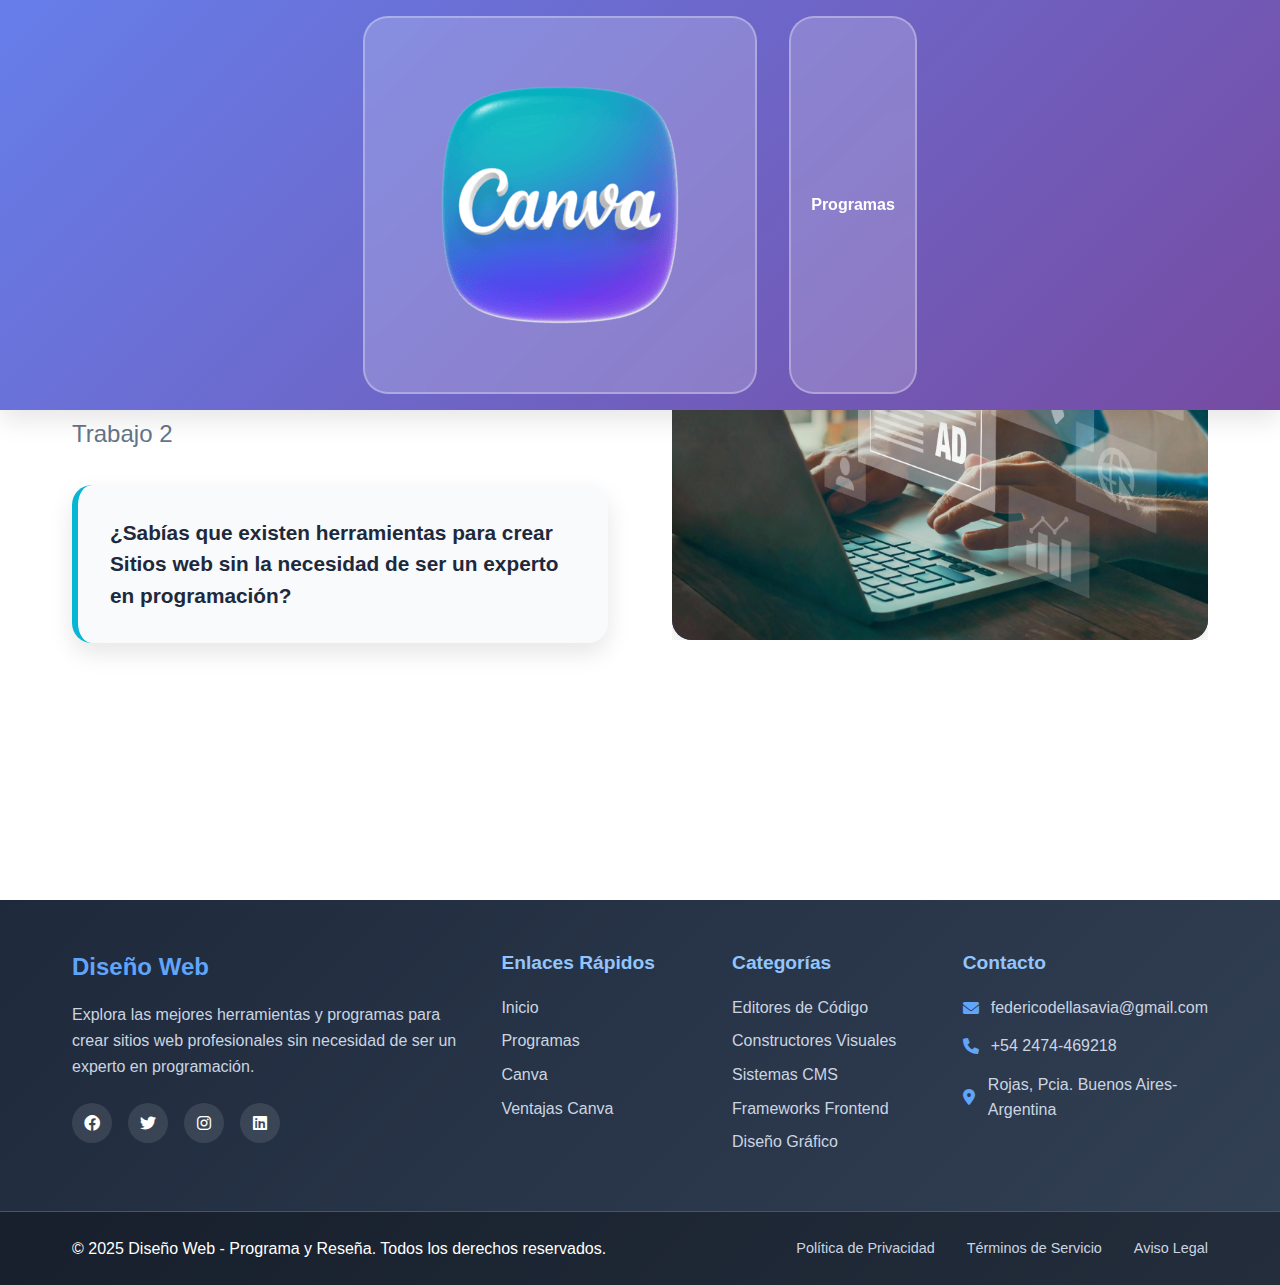
<file: index.html>
<!DOCTYPE html>
<html lang="es">
<head>
    <meta charset="UTF-8">
    <meta name="viewport" content="width=device-width, initial-scale=1.0">
    <title>Diseño Web - Inicio</title>
    <link rel="stylesheet" href="styles.css">
    <link rel="stylesheet" href="https://cdnjs.cloudflare.com/ajax/libs/font-awesome/6.0.0/css/all.min.css">
</head>
<body>
    <header class="main-header">
        <nav class="nav-container">
            <!-- CANVA AHORA A LA IZQUIERDA - BOTÓN DE 5x5 CM -->
            <a href="canva.html" class="nav-btn canva-btn-index">
                <img src="imagenes/canvaLogoIndex.png" alt="Canva" class="btn-image-index">
            </a>
            <!-- PROGRAMAS AHORA A LA DERECHA -->
            <a href="programas.html" class="nav-btn programas-btn-index">Programas</a>
        </nav>
    </header>

    <main class="main-content">
        <section class="hero-section">
            <div class="text-content">
                <h1 class="main-title">DISEÑO WEB</h1>
                <h2 class="subtitle">PROGRAMA Y RESEÑA</h2>
                <p class="work-number">Trabajo 2</p>
                <div class="question-box">
                    <p class="question">¿Sabías que existen herramientas para crear Sitios web sin la necesidad de ser un experto en programación?</p>
                </div>
            </div>
            <div class="image-content">
                <div class="image-placeholder">
                    <img src="imagenes/diseño-web-y-marketing.webp" alt="Parte del fondo">
                </div>
            </div>
        </section>
    </main>

    <!-- Footer Profesional -->
    <footer class="professional-footer">
        <div class="footer-container">
            <!-- Sección Información -->
            <div class="footer-section">
                <h3>Diseño Web</h3>
                <p>Explora las mejores herramientas y programas para crear sitios web profesionales sin necesidad de ser un experto en programación.</p>
                <div class="social-links">
                    <a href="https://www.facebook.com/?locale=es_LA" class="social-link"><i class="fab fa-facebook"></i></a>
                    <a href="https://www.facebook.com/?locale=es_LA" class="social-link"><i class="fab fa-twitter"></i></a>
                    <a href="https://www.instagram.com/" class="social-link"><i class="fab fa-instagram"></i></a>
                    <a href="https://ar.linkedin.com/" class="social-link"><i class="fab fa-linkedin"></i></a>
                </div>
            </div>

            <!-- Sección Enlaces Rápidos -->
            <div class="footer-section">
                <h4>Enlaces Rápidos</h4>
                <ul class="footer-links">
                    <li><a href="index.html">Inicio</a></li>
                    <li><a href="programas.html">Programas</a></li>
                    <li><a href="canva.html">Canva</a></li>
                    <li><a href="ventajas-canva.html">Ventajas Canva</a></li>
                </ul>
            </div>

            <!-- Sección Categorías -->
            <div class="footer-section">
                <h4>Categorías</h4>
                <ul class="footer-links">
                    <li><a href="editores-codigo.html">Editores de Código</a></li>
                    <li><a href="constructores-visuales.html">Constructores Visuales</a></li>
                    <li><a href="cms.html">Sistemas CMS</a></li>
                    <li><a href="frameworks-frontend.html">Frameworks Frontend</a></li>
                    <li><a href="diseño-grafico.html">Diseño Gráfico</a></li>
                </ul>
            </div>

            <!-- Sección Contacto -->
            <div class="footer-section">
                <h4>Contacto</h4>
                <div class="contact-info">
                    <p><i class="fas fa-envelope"></i> federicodellasavia@gmail.com</p>
                    <p><i class="fas fa-phone"></i> +54 2474-469218</p>
                    <p><i class="fas fa-map-marker-alt"></i> Rojas, Pcia. Buenos Aires-Argentina</p>
                </div>
            </div>
        </div>

        <!-- Copyright -->
        <div class="footer-bottom">
            <div class="footer-container">
                <p>&copy; 2025 Diseño Web - Programa y Reseña. Todos los derechos reservados.</p>
                <div class="footer-legal">
                    <a href="#">Política de Privacidad</a>
                    <a href="#">Términos de Servicio</a>
                    <a href="#">Aviso Legal</a>
                </div>
            </div>
        </div>
    </footer>

    <script src="script.js"></script>
</body>
</html>
</file>
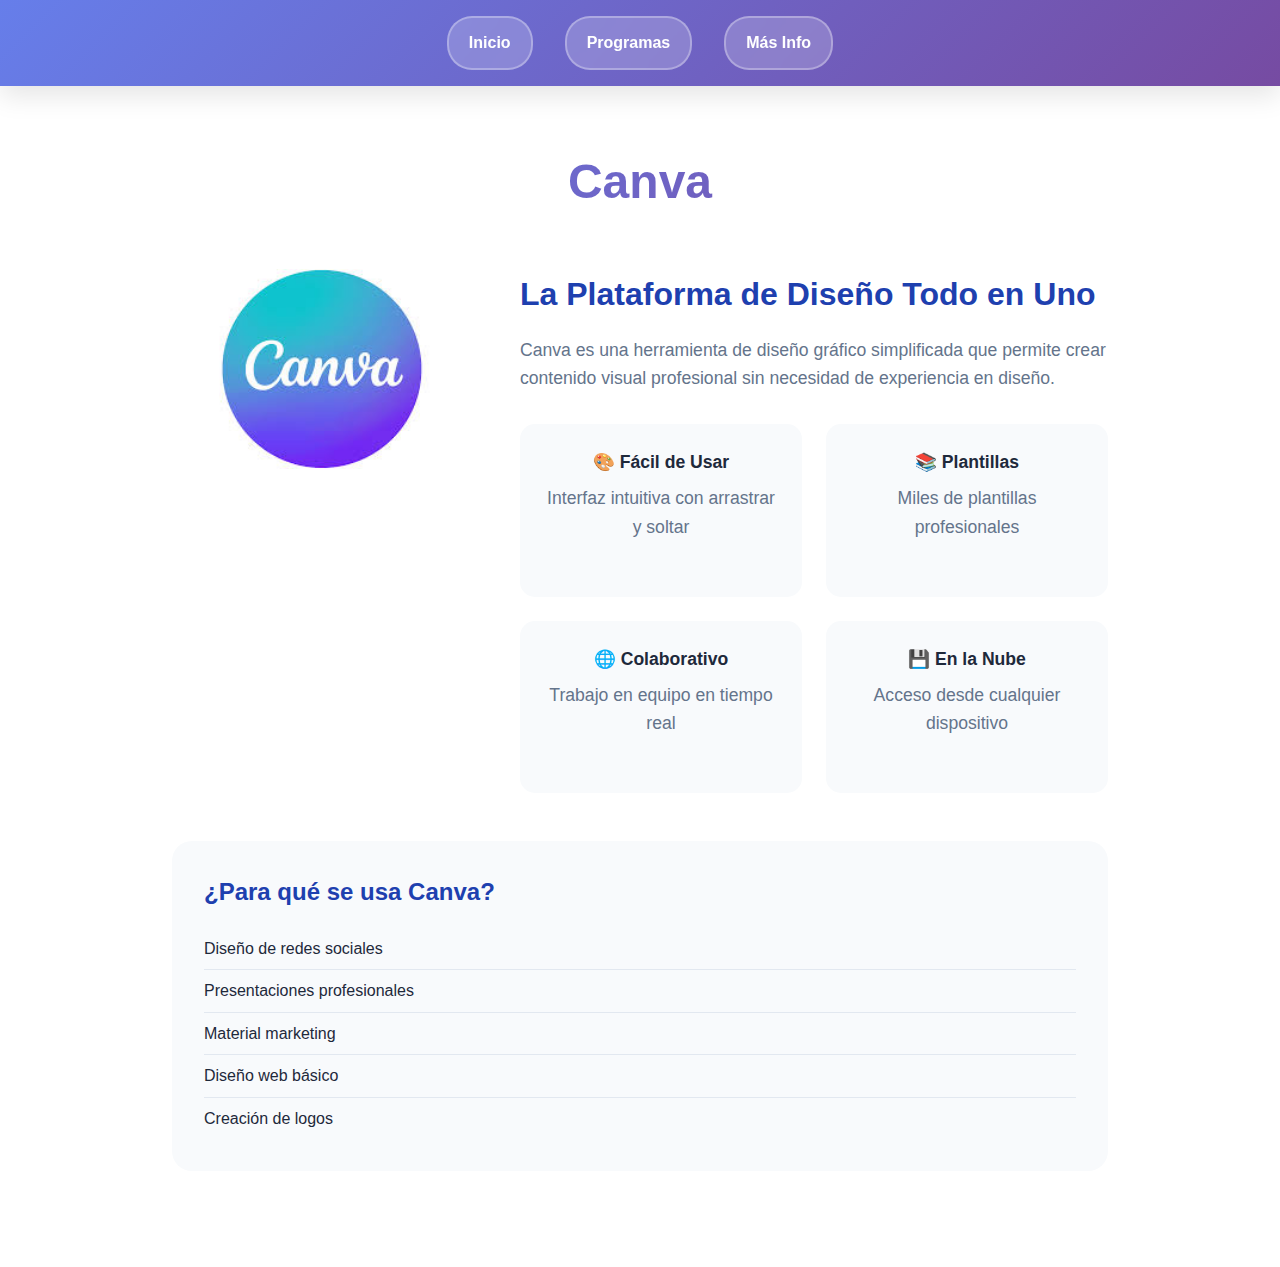
<file: canva.html>
<!DOCTYPE html>
<html lang="es">
<head>
    <meta charset="UTF-8">
    <meta name="viewport" content="width=device-width, initial-scale=1.0">
    <title>Canva - Información</title>
    <link rel="stylesheet" href="styles.css">
</head>
<body>
    <header class="main-header">
        <nav class="nav-container">
            <a href="index.html" class="nav-btn">Inicio</a>
            <a href="programas.html" class="nav-btn programas-btn">Programas</a>
            <a href="ventajas-canva.html" class="nav-btn">Más Info</a>
        </nav>
    </header>

    <main class="main-content">
        <section class="programs-section">
            <h1 class="section-title">Canva</h1>
            
            <div class="canva-hero">
                <div class="canva-image">
                    <img src="imagenes/canva.jpg" alt="canva">
                </div>
                <div class="canva-info">
                    <h2>La Plataforma de Diseño Todo en Uno</h2>
                    <p>Canva es una herramienta de diseño gráfico simplificada que permite crear contenido visual profesional sin necesidad de experiencia en diseño.</p>
                    
                    <div class="features-grid">
                        <div class="feature">
                            <h3>🎨 Fácil de Usar</h3>
                            <p>Interfaz intuitiva con arrastrar y soltar</p>
                        </div>
                        <div class="feature">
                            <h3>📚 Plantillas</h3>
                            <p>Miles de plantillas profesionales</p>
                        </div>
                        <div class="feature">
                            <h3>🌐 Colaborativo</h3>
                            <p>Trabajo en equipo en tiempo real</p>
                        </div>
                        <div class="feature">
                            <h3>💾 En la Nube</h3>
                            <p>Acceso desde cualquier dispositivo</p>
                        </div>
                    </div>
                </div>
            </div>

            <div class="use-cases">
                <h2>¿Para qué se usa Canva?</h2>
                <ul>
                    <li>Diseño de redes sociales</li>
                    <li>Presentaciones profesionales</li>
                    <li>Material marketing</li>
                    <li>Diseño web básico</li>
                    <li>Creación de logos</li>
                </ul>
            </div>
        </section>
    </main>

    <script src="script.js"></script>
</body>
</html>
</file>
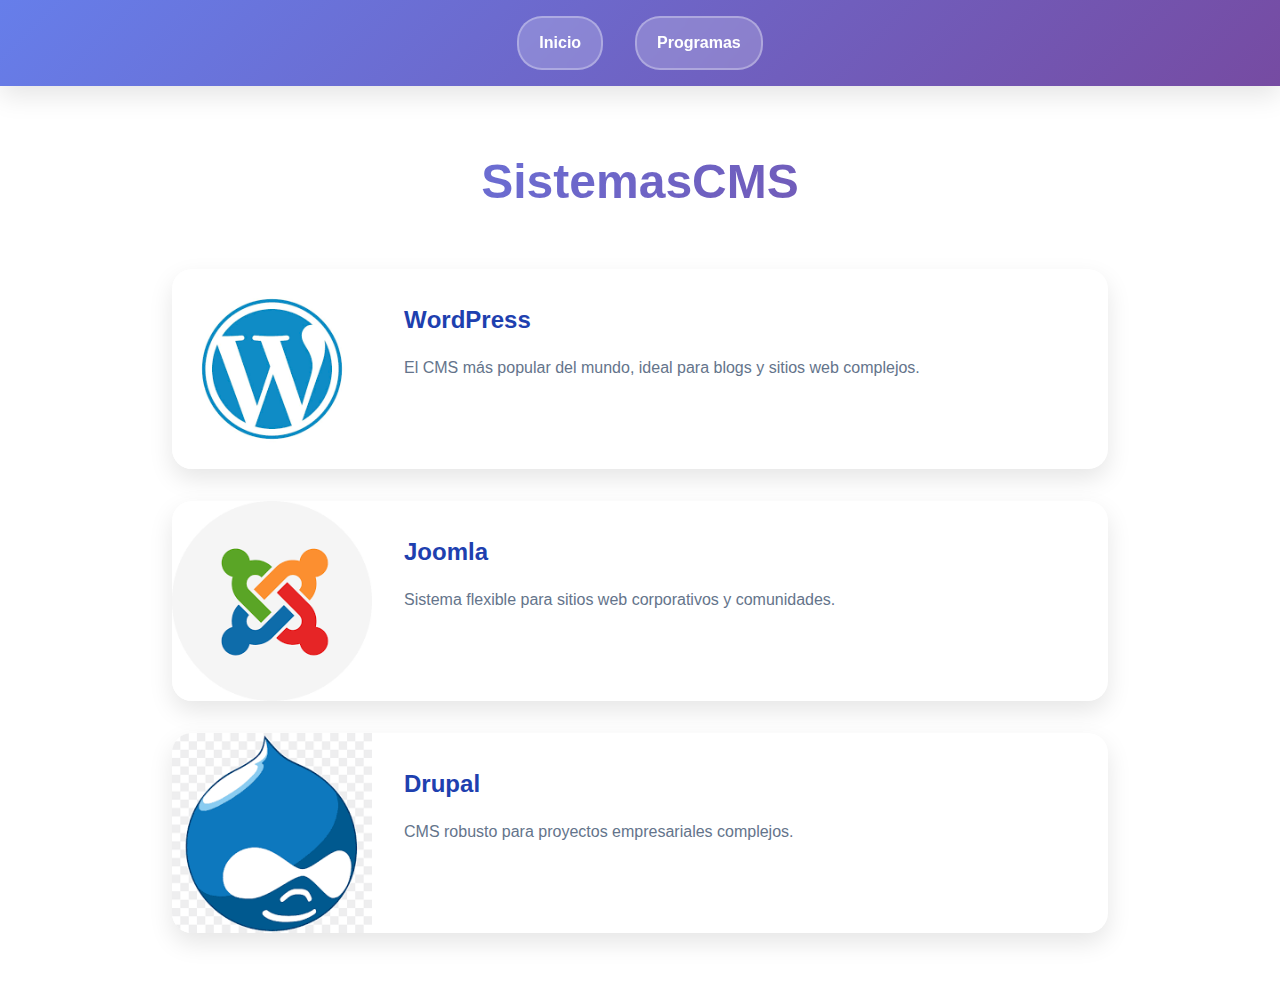
<file: cms.html>
<!DOCTYPE html>
<html lang="es">
<head>
    <meta charset="UTF-8">
    <meta name="viewport" content="width=device-width, initial-scale=1.0">
    <title>Sistemas CMS</title>
    <link rel="stylesheet" href="styles.css">
</head>
<body>
    <header class="main-header">
        <nav class="nav-container">
            <a href="index.html" class="nav-btn">Inicio</a>
            <a href="programas.html" class="nav-btn programas-btn">Programas</a>
        </nav>
    </header>

    <main class="main-content">
        <section class="programs-section">
            <h1 class="section-title">Sistemas CMS</h1>
            
            <div class="program-grid">
                <div class="program-card">
                    <div class="program-image">
                        <img src="imagenes/wordpress.png" alt="wordpress">
                    </div>
                    <div class="program-info">
                        <h3>WordPress</h3>
                        <p>El CMS más popular del mundo, ideal para blogs y sitios web complejos.</p>
                    </div>
                </div>
                
                <div class="program-card">
                    <div class="program-image">
                        <img src="imagenes/joomla.png" alt="joomla">
                    </div>
                    <div class="program-info">
                        <h3>Joomla</h3>
                        <p>Sistema flexible para sitios web corporativos y comunidades.</p>
                    </div>
                </div>

                <div class="program-card">
                    <div class="program-image">
                        <img src="imagenes/drupal.png" alt="drupal">
                    </div>
                    <div class="program-info">
                        <h3>Drupal</h3>
                        <p>CMS robusto para proyectos empresariales complejos.</p>
                    </div>
                </div>
            </div>
        </section>
    </main>

    <script src="script.js"></script>
</body>
</html>
</file>
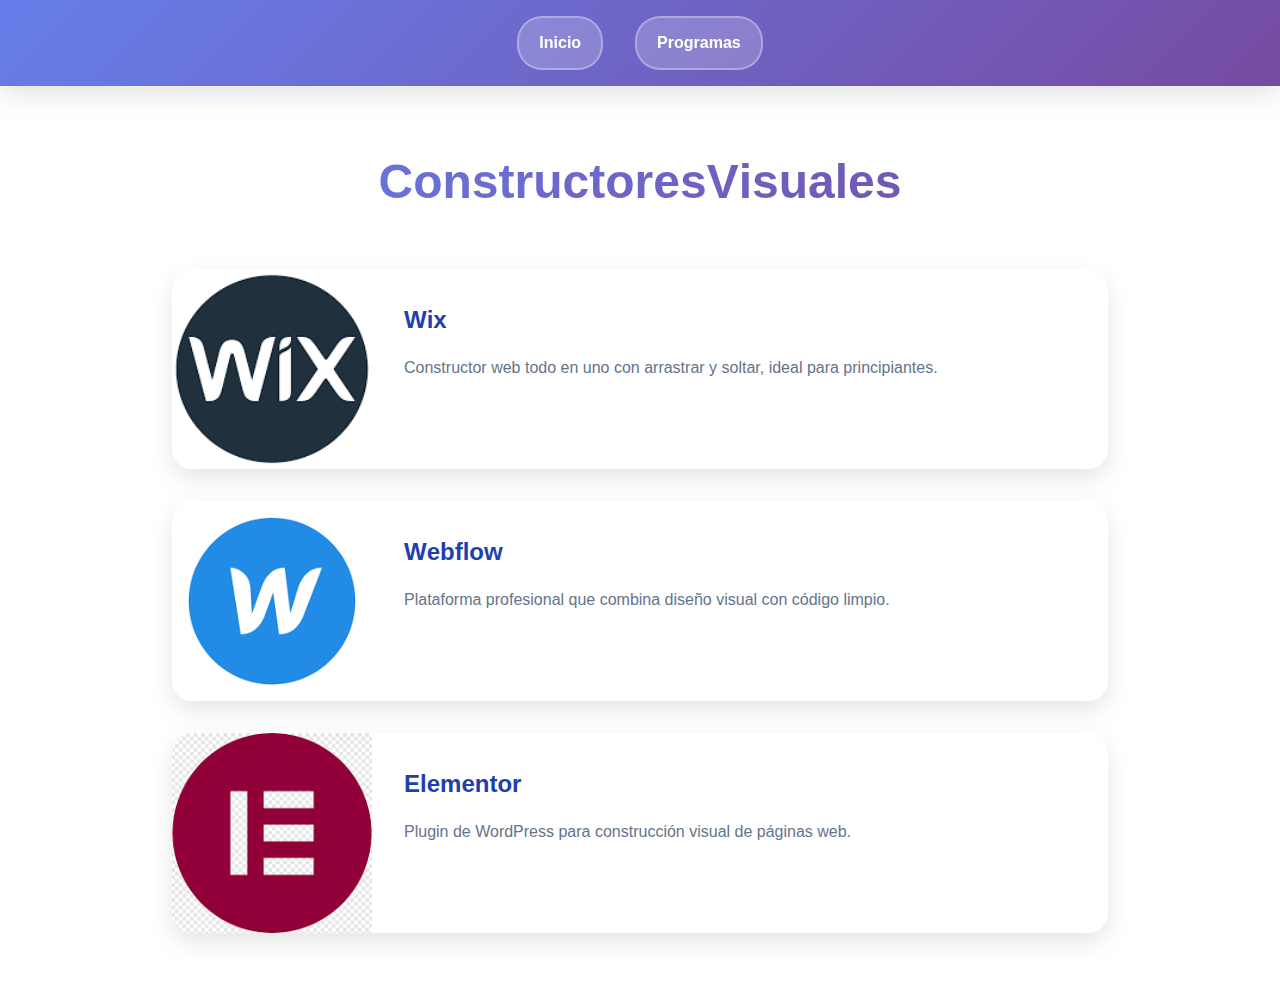
<file: constructores-visuales.html>
<!DOCTYPE html>
<html lang="es">
<head>
    <meta charset="UTF-8">
    <meta name="viewport" content="width=device-width, initial-scale=1.0">
    <title>Constructores Visuales</title>
    <link rel="stylesheet" href="styles.css">
</head>
<body>
    <header class="main-header">
        <nav class="nav-container">
            <a href="index.html" class="nav-btn">Inicio</a>
            <a href="programas.html" class="nav-btn programas-btn">Programas</a>
        </nav>
    </header>

    <main class="main-content">
        <section class="programs-section">
            <h1 class="section-title">Constructores Visuales</h1>
            
            <div class="program-grid">
                <div class="program-card">
                    <div class="program-image">
                        <img src="imagenes/wix.png" alt="wix">
                    </div>
                    <div class="program-info">
                        <h3>Wix</h3>
                        <p>Constructor web todo en uno con arrastrar y soltar, ideal para principiantes.</p>
                    </div>
                </div>
                
                <div class="program-card">
                    <div class="program-image">
                        <img src="imagenes/webflow.png" alt="webflog">
                    </div>
                    <div class="program-info">
                        <h3>Webflow</h3>
                        <p>Plataforma profesional que combina diseño visual con código limpio.</p>
                    </div>
                </div>

                <div class="program-card">
                    <div class="program-image">
                        <img src="imagenes/elementor.png" alt="elementor">
                    </div>
                    <div class="program-info">
                        <h3>Elementor</h3>
                        <p>Plugin de WordPress para construcción visual de páginas web.</p>
                    </div>
                </div>
            </div>
        </section>
    </main>

    <script src="script.js"></script>
</body>
</html>
</file>
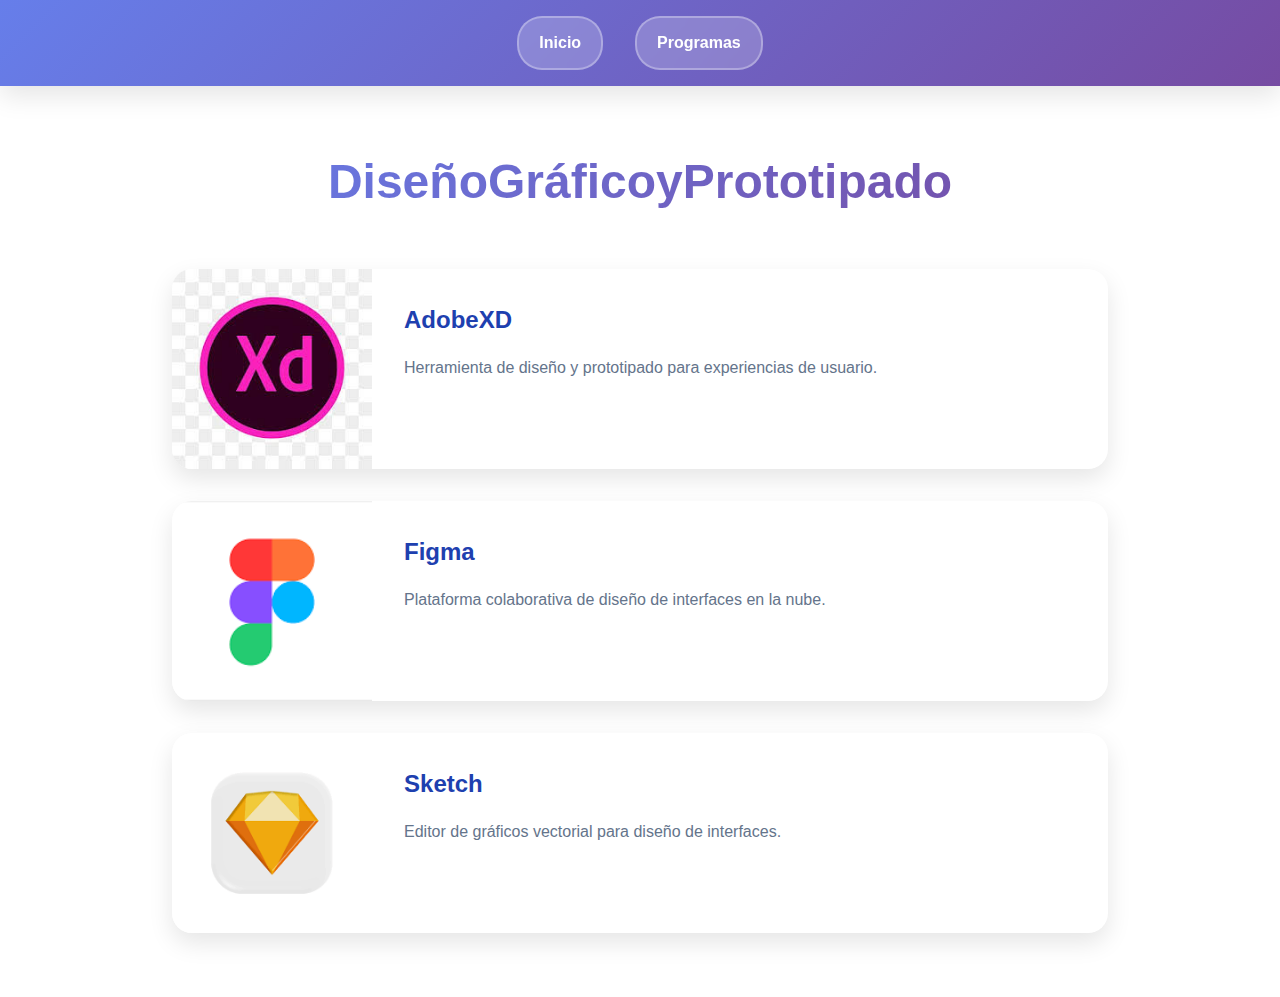
<file: diseño-grafico.html>
<!DOCTYPE html>
<html lang="es">
<head>
    <meta charset="UTF-8">
    <meta name="viewport" content="width=device-width, initial-scale=1.0">
    <title>Diseño Gráfico y Prototipado</title>
    <link rel="stylesheet" href="styles.css">
</head>
<body>
    <header class="main-header">
        <nav class="nav-container">
            <a href="index.html" class="nav-btn">Inicio</a>
            <a href="programas.html" class="nav-btn programas-btn">Programas</a>
        </nav>
    </header>

    <main class="main-content">
        <section class="programs-section">
            <h1 class="section-title">Diseño Gráfico y Prototipado</h1>
            
            <div class="program-grid">
                <div class="program-card">
                    <div class="program-image">
                        <img src="imagenes/adobeXD.jpg" alt="adobe XD">
                    </div>
                    <div class="program-info">
                        <h3>Adobe XD</h3>
                        <p>Herramienta de diseño y prototipado para experiencias de usuario.</p>
                    </div>
                </div>
                
                <div class="program-card">
                    <div class="program-image">
                        <img src="imagenes/Figma.png" alt="Figma">
                    </div>
                    <div class="program-info">
                        <h3>Figma</h3>
                        <p>Plataforma colaborativa de diseño de interfaces en la nube.</p>
                    </div>
                </div>

                <div class="program-card">
                    <div class="program-image">
                        <img src="imagenes/skech.png" alt="Sketch">
                    </div>
                    <div class="program-info">
                        <h3>Sketch</h3>
                        <p>Editor de gráficos vectorial para diseño de interfaces.</p>
                    </div>
                </div>
            </div>
        </section>
    </main>

    <script src="script.js"></script>
</body>
</html>
</file>
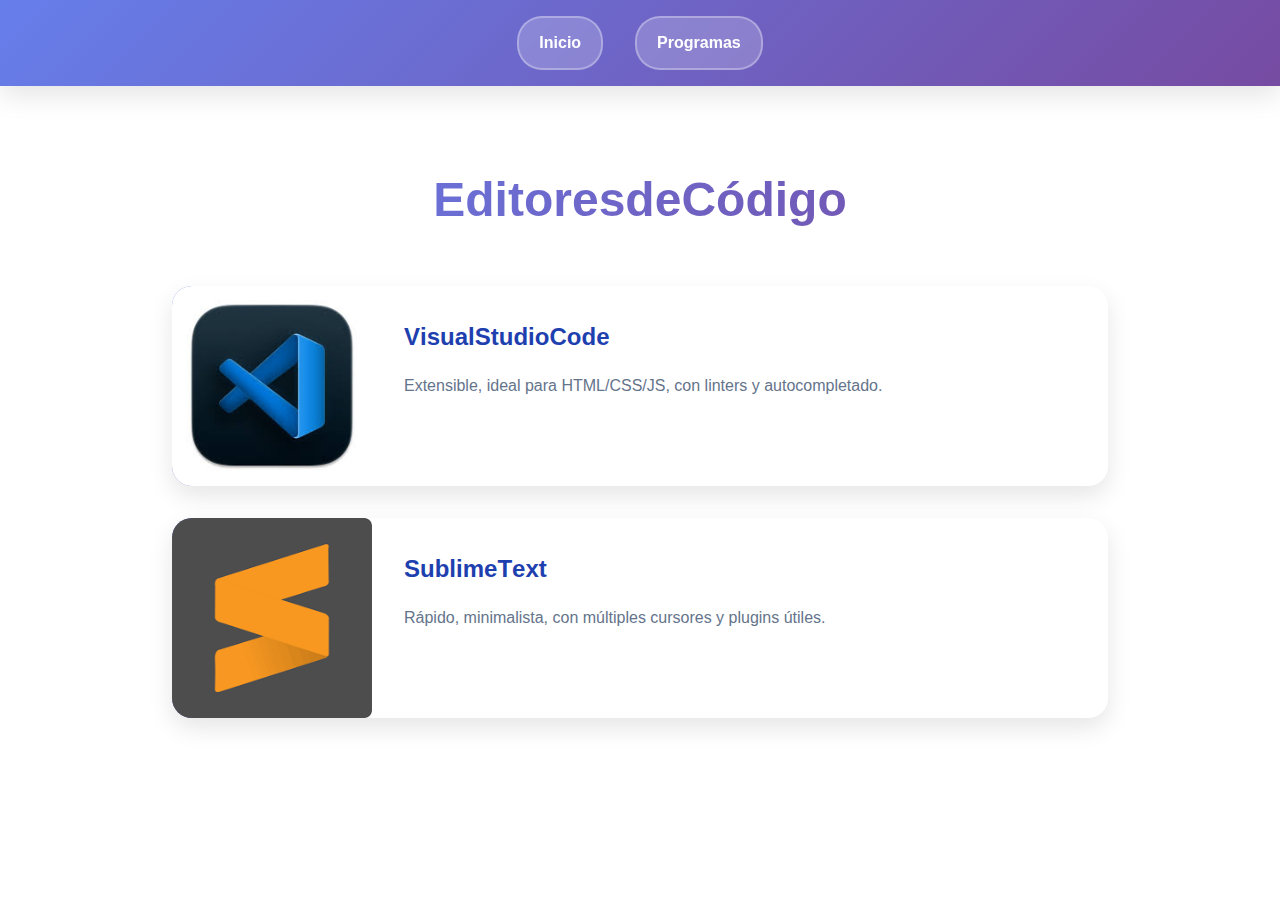
<file: editores-codigo.html>
<!DOCTYPE html>
<html lang="es">
<head>
    <meta charset="UTF-8">
    <meta name="viewport" content="width=device-width, initial-scale=1.0">
    <title>Editores de Código</title>
    <link rel="stylesheet" href="styles.css">
</head>
<body>
    <header class="main-header">
        <nav class="nav-container">
            <a href="index.html" class="nav-btn">Inicio</a>
            <a href="programas.html" class="nav-btn programas-btn">Programas</a>
        </nav>
    </header>

    <main class="main-content">
        <section class="programs-section">
            <h1 class="section-title">Editores de Código</h1>
            
            <div class="program-grid">
                <div class="program-card">
                    <div class="program-image">
                        <img src="imagenes/VSC.jpg" alt="Visual Studio Code">
                    </div>
                    <div class="program-info">
                        <h3>Visual Studio Code</h3>
                        <p>Extensible, ideal para HTML/CSS/JS, con linters y autocompletado.</p>
                    </div>
                </div>
                
                <div class="program-card">
                    <div class="program-image">
                        <img src="imagenes/subline.png" alt="">
                    </div>
                    <div class="program-info">
                        <h3>Sublime Text</h3>
                        <p>Rápido, minimalista, con múltiples cursores y plugins útiles.</p>
                    </div>
                </div>
            </div>
        </section>
    </main>

    <script src="script.js"></script>
</body>
</html>
</file>
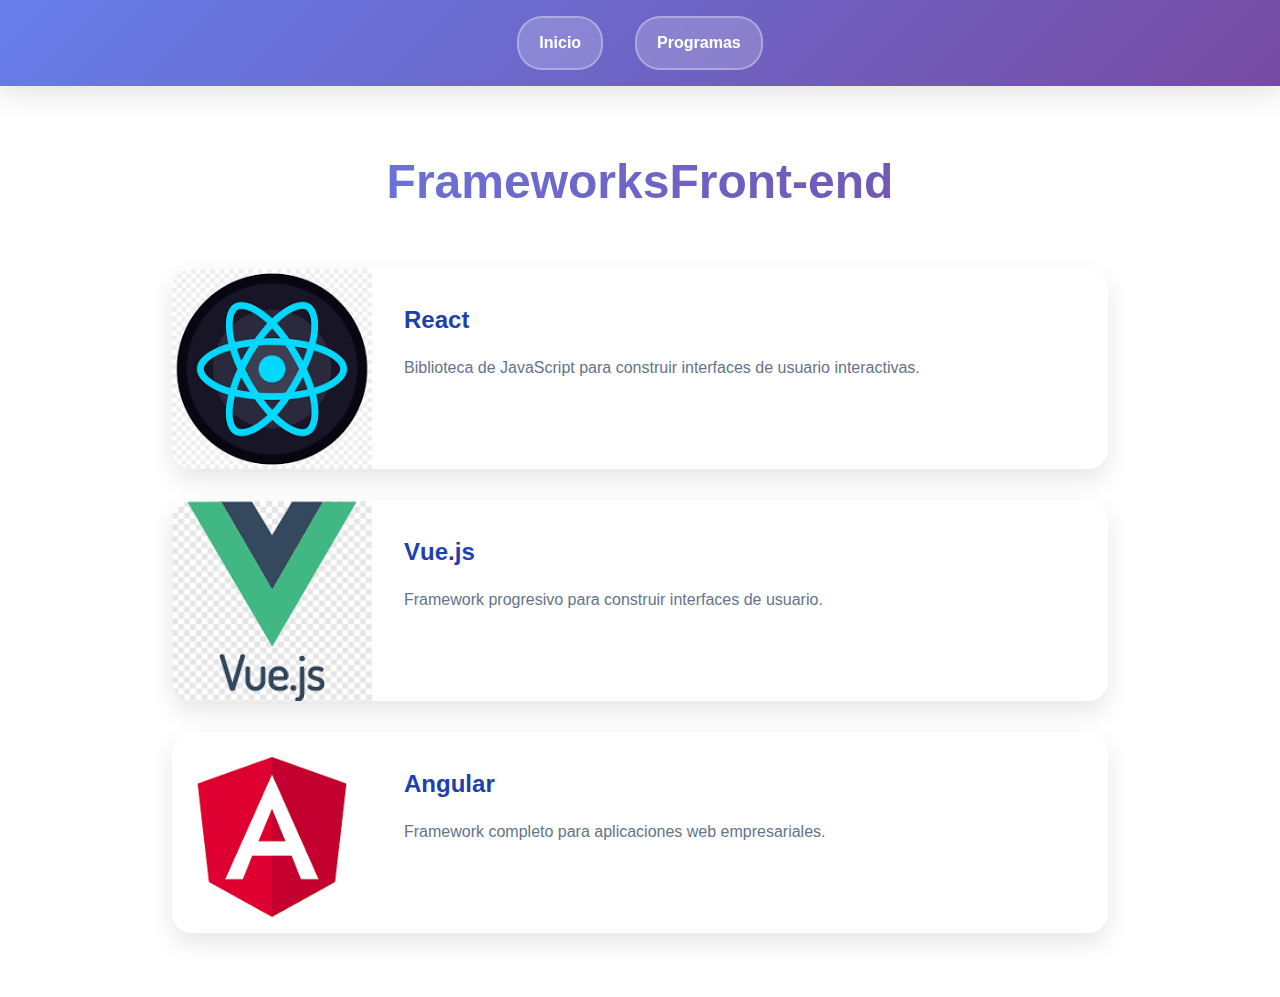
<file: frameworks-frontend.html>
<!DOCTYPE html>
<html lang="es">
<head>
    <meta charset="UTF-8">
    <meta name="viewport" content="width=device-width, initial-scale=1.0">
    <title>Frameworks Front-end</title>
    <link rel="stylesheet" href="styles.css">
</head>
<body>
    <header class="main-header">
        <nav class="nav-container">
            <a href="index.html" class="nav-btn">Inicio</a>
            <a href="programas.html" class="nav-btn programas-btn">Programas</a>
        </nav>
    </header>

    <main class="main-content">
        <section class="programs-section">
            <h1 class="section-title">Frameworks Front-end</h1>
            
            <div class="program-grid">
                <div class="program-card">
                    <div class="program-image">
                        <img src="imagenes/react.png" alt="react">
                    </div>
                    <div class="program-info">
                        <h3>React</h3>
                        <p>Biblioteca de JavaScript para construir interfaces de usuario interactivas.</p>
                    </div>
                </div>
                
                <div class="program-card">
                    <div class="program-image">
                        <img src="imagenes/vuejs.png" alt="Vue.js">
                    </div>
                    <div class="program-info">
                        <h3>Vue.js</h3>
                        <p>Framework progresivo para construir interfaces de usuario.</p>
                    </div>
                </div>

                <div class="program-card">
                    <div class="program-image">
                        <img src="imagenes/angular.png" alt="angular">
                    </div>
                    <div class="program-info">
                        <h3>Angular</h3>
                        <p>Framework completo para aplicaciones web empresariales.</p>
                    </div>
                </div>
            </div>
        </section>
    </main>

    <script src="script.js"></script>
</body>
</html>
</file>
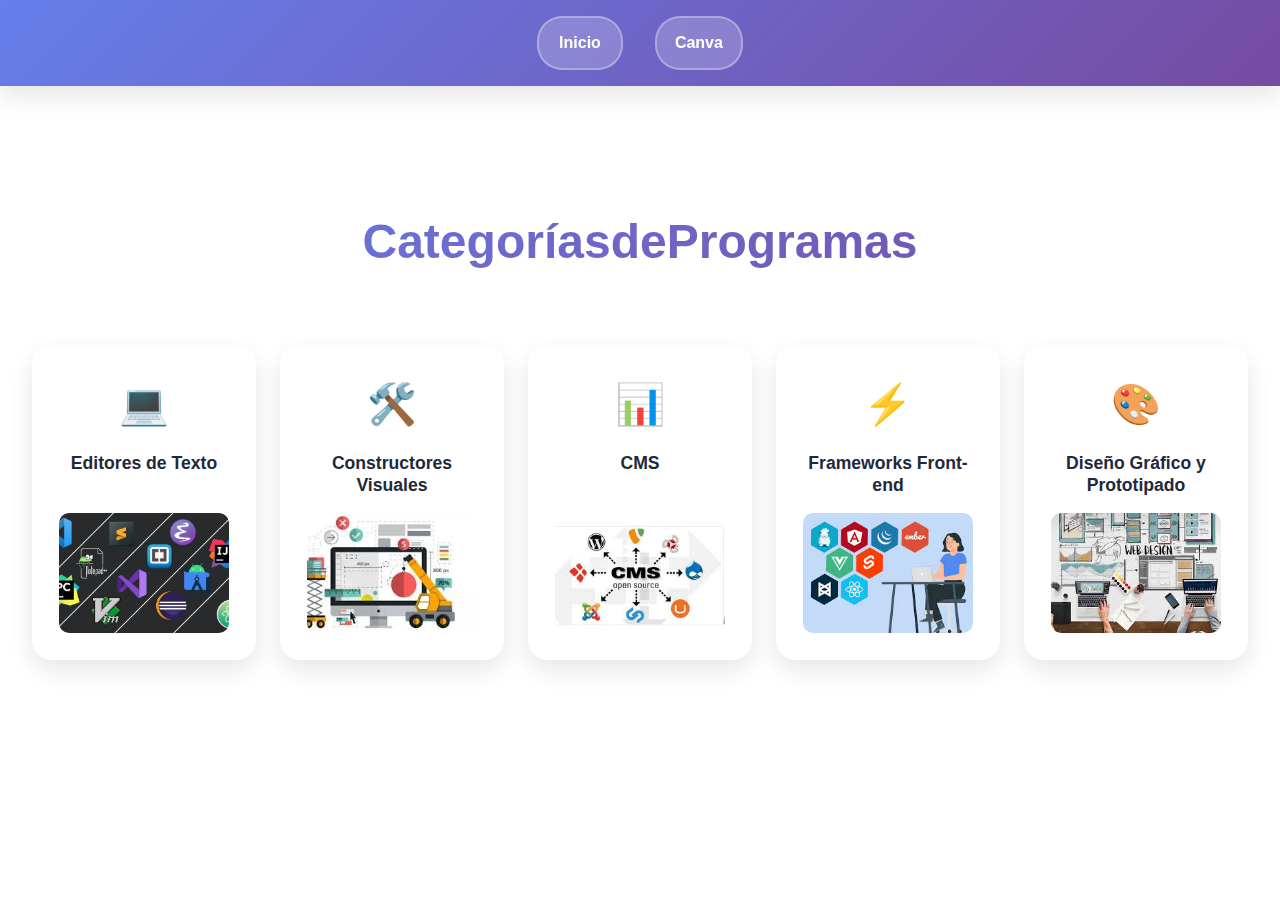
<file: programas.html>
<!DOCTYPE html>
<html lang="es">
<head>
    <meta charset="UTF-8">
    <meta name="viewport" content="width=device-width, initial-scale=1.0">
    <title>Programas - Categorías</title>
    <link rel="stylesheet" href="styles.css">
</head>
<body>
    <header class="main-header">
        <nav class="nav-container">
            <a href="index.html" class="nav-btn">Inicio</a>
            <a href="canva.html" class="nav-btn canva-btn">Canva</a>
        </nav>
    </header>

    <main class="main-content">
        <section class="categories-section">
            <h1 class="section-title">Categorías de Programas</h1>
            <div class="categories-grid">
                <a href="editores-codigo.html" class="category-card">
                    <div class="category-icon">💻</div>
                    <h3>Editores de Texto</h3>
                    <div class="category-image">
                        <img src="imagenes/img-editoresDeTexto.jpg" alt="">
                    </div>
                </a>
                <a href="constructores-visuales.html" class="category-card">
                    <div class="category-icon">🛠️</div>
                    <h3>Constructores Visuales</h3>
                    <div class="category-image">
                        <img src="imagenes/img-constructores-Visuales.jpg" alt="">
                    </div>
                </a>
                <a href="cms.html" class="category-card">
                    <div class="category-icon">📊</div>
                    <h3>CMS</h3>
                    <div class="category-image">
                        <img src="imagenes/CMS.jpg" alt="">
                    </div>
                </a>
                <a href="frameworks-frontend.html" class="category-card">
                    <div class="category-icon">⚡</div>
                    <h3>Frameworks Front-end</h3>
                    <div class="category-image">
                        <img src="imagenes/img-framework-Front-End.jpg" alt="">
                    </div>
                </a>
                <a href="diseño-grafico.html" class="category-card">
                    <div class="category-icon">🎨</div>
                    <h3>Diseño Gráfico y Prototipado</h3>
                    <div class="category-image">
                        <img src="imagenes/img-diseñoweb-Prototipado.jpg" alt="">
                    </div>
                </a>
            </div>
        </section>
    </main>

    <script src="script.js"></script>
</body>
</html>
</file>
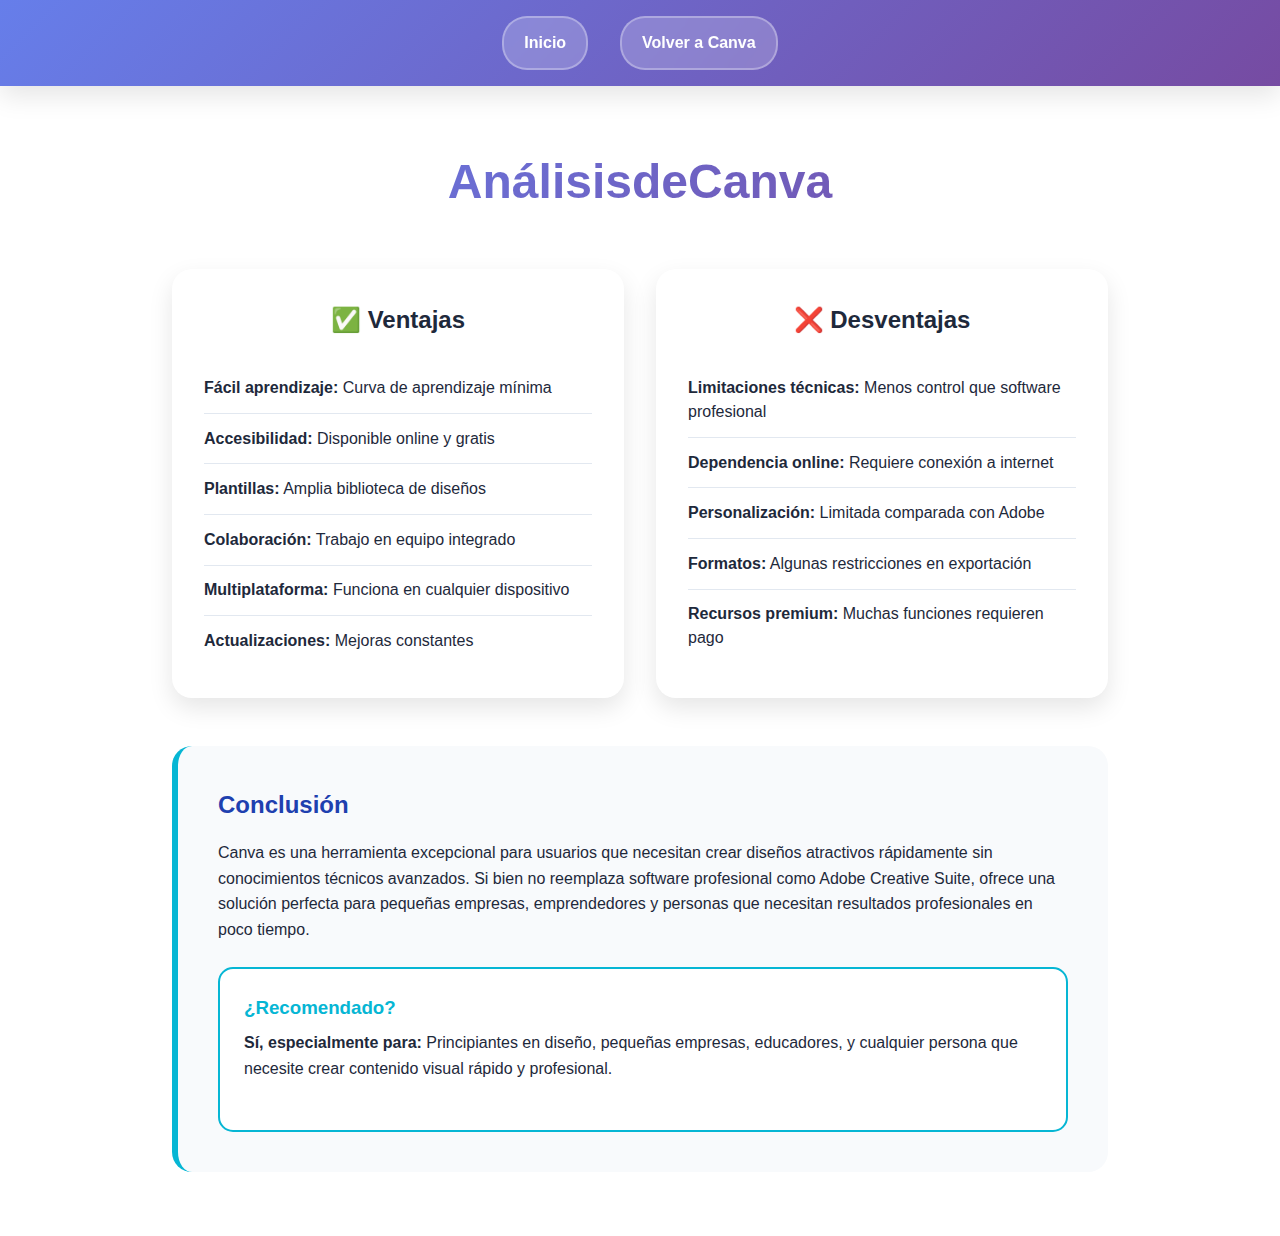
<file: ventajas-canva.html>
<!DOCTYPE html>
<html lang="es">
<head>
    <meta charset="UTF-8">
    <meta name="viewport" content="width=device-width, initial-scale=1.0">
    <title>Ventajas y Desventajas de Canva</title>
    <link rel="stylesheet" href="styles.css">
</head>
<body>
    <header class="main-header">
        <nav class="nav-container">
            <a href="index.html" class="nav-btn">Inicio</a>
            <a href="canva.html" class="nav-btn">Volver a Canva</a>
        </nav>
    </header>

    <main class="main-content">
        <section class="programs-section">
            <h1 class="section-title">Análisis de Canva</h1>
            
            <div class="comparison-grid">
                <div class="advantages">
                    <h2>✅ Ventajas</h2>
                    <ul>
                        <li><strong>Fácil aprendizaje:</strong> Curva de aprendizaje mínima</li>
                        <li><strong>Accesibilidad:</strong> Disponible online y gratis</li>
                        <li><strong>Plantillas:</strong> Amplia biblioteca de diseños</li>
                        <li><strong>Colaboración:</strong> Trabajo en equipo integrado</li>
                        <li><strong>Multiplataforma:</strong> Funciona en cualquier dispositivo</li>
                        <li><strong>Actualizaciones:</strong> Mejoras constantes</li>
                    </ul>
                </div>

                <div class="disadvantages">
                    <h2>❌ Desventajas</h2>
                    <ul>
                        <li><strong>Limitaciones técnicas:</strong> Menos control que software profesional</li>
                        <li><strong>Dependencia online:</strong> Requiere conexión a internet</li>
                        <li><strong>Personalización:</strong> Limitada comparada con Adobe</li>
                        <li><strong>Formatos:</strong> Algunas restricciones en exportación</li>
                        <li><strong>Recursos premium:</strong> Muchas funciones requieren pago</li>
                    </ul>
                </div>
            </div>

            <div class="conclusion">
                <h2>Conclusión</h2>
                <p>Canva es una herramienta excepcional para usuarios que necesitan crear diseños atractivos rápidamente sin conocimientos técnicos avanzados. Si bien no reemplaza software profesional como Adobe Creative Suite, ofrece una solución perfecta para pequeñas empresas, emprendedores y personas que necesitan resultados profesionales en poco tiempo.</p>
                
                <div class="recommendation">
                    <h3>¿Recomendado?</h3>
                    <p><strong>Sí, especialmente para:</strong> Principiantes en diseño, pequeñas empresas, educadores, y cualquier persona que necesite crear contenido visual rápido y profesional.</p>
                </div>
            </div>
        </section>
    </main>

    <script src="script.js"></script>
</body>
</html>
</file>
<file: styles.css>
* {
    margin: 0;
    padding: 0;
    box-sizing: border-box;
}

:root {
    --primary-blue: #2563eb;
    --primary-dark: #1e40af;
    --accent-color: #06b6d4;
    --text-dark: #1e293b;
    --text-light: #64748b;
    --background: #ffffff;
    --background-light: #f8fafc;
    --gradient: linear-gradient(135deg, #667eea 0%, #764ba2 100%);
    --shadow: 0 10px 25px rgba(0, 0, 0, 0.1);
    --shadow-hover: 0 20px 40px rgba(0, 0, 0, 0.15);
    --border: #e2e8f0;
}

body {
    font-family: 'Segoe UI', Tahoma, Geneva, Verdana, sans-serif;
    line-height: 1.6;
    color: var(--text-dark);
    background: var(--background);
    overflow-x: hidden;
}

/* Header y Navegación */
.main-header {
    background: var(--gradient);
    padding: 1rem 0;
    position: fixed;
    width: 100%;
    top: 0;
    z-index: 1000;
    box-shadow: var(--shadow);
}

.nav-container {
    max-width: 1200px;
    margin: 0 auto;
    padding: 0 2rem;
    display: flex;
    justify-content: center;
    gap: 2rem;
}

.nav-btn {
    padding: 12px 30px;
    background: rgba(255, 255, 255, 0.2);
    color: white;
    text-decoration: none;
    border-radius: 25px;
    font-weight: 600;
    transition: all 0.3s ease;
    backdrop-filter: blur(10px);
    border: 2px solid rgba(255, 255, 255, 0.3);
}

.nav-btn:hover {
    background: rgba(255, 255, 255, 0.3);
    transform: translateY(-2px);
    box-shadow: 0 5px 15px rgba(0, 0, 0, 0.2);
}

/* Contenido Principal */
.main-content {
    margin-top: 80px;
    min-height: calc(100vh - 80px);
}

/* Hero Section - Index */
.hero-section {
    max-width: 1200px;
    margin: 0 auto;
    padding: 4rem 2rem;
    display: grid;
    grid-template-columns: 1fr 1fr;
    gap: 4rem;
    align-items: center;
    min-height: 80vh;
}

.text-content {
    animation: slideInLeft 1s ease-out;
}

.main-title {
    font-size: 4rem;
    font-weight: 800;
    background: var(--gradient);
    -webkit-background-clip: text;
    -webkit-text-fill-color: transparent;
    background-clip: text;
    margin-bottom: 1rem;
    letter-spacing: 2px;
}

.subtitle {
    font-size: 2rem;
    font-weight: 600;
    color: var(--primary-dark);
    margin-bottom: 0.5rem;
}

.work-number {
    font-size: 1.5rem;
    color: var(--text-light);
    margin-bottom: 2rem;
    font-weight: 500;
}

.question-box {
    background: var(--background-light);
    padding: 2rem;
    border-radius: 20px;
    border-left: 6px solid var(--accent-color);
    box-shadow: var(--shadow);
}

.question {
    font-size: 1.3rem;
    font-weight: 600;
    color: var(--text-dark);
    line-height: 1.5;
}

.image-content {
    animation: slideInRight 1s ease-out;
    width: 100%;
    height: 400px;
    overflow: hidden;
    display: flex;
    justify-content: center;
    align-items: center;
}

.image-placeholder {
    width: 100%;
    height: 100%;
    background: var(--gradient);
    border-radius: 20px;
    display: flex;
    align-items: center;
    justify-content: center;
    color: white;
    font-size: 1.2rem;
    font-weight: 600;
    box-shadow: var(--shadow);
}

.image-placeholder img {
    width: 100%;
    height: 100%;
    object-fit: cover;
    border-radius: 20px;
}

/* Categorías - Programas */
.categories-section {
    max-width: 1400px;
    margin: 0 auto;
    padding: 4rem 2rem;
    min-height: 80vh;
    display: flex;
    flex-direction: column;
    justify-content: center;
}

.section-title {
    font-size: 3rem;
    text-align: center;
    margin-bottom: 3rem;
    background: var(--gradient);
    -webkit-background-clip: text;
    -webkit-text-fill-color: transparent;
    background-clip: text;
    font-weight: 700;
}

.categories-grid {
    display: grid;
    grid-template-columns: repeat(5, 1fr);
    gap: 1.5rem;
    padding: 1rem 0;
    width: 100%;
}

.category-card {
    background: var(--background);
    padding: 1.5rem;
    border-radius: 20px;
    text-decoration: none;
    color: var(--text-dark);
    text-align: center;
    box-shadow: var(--shadow);
    transition: all 0.3s ease;
    border: 3px solid transparent;
    display: flex;
    flex-direction: column;
    align-items: center;
    justify-content: space-between;
    min-height: 280px;
}

.category-card:hover {
    transform: translateY(-10px);
    box-shadow: var(--shadow-hover);
    border-color: var(--accent-color);
}

.category-icon {
    font-size: 2.5rem;
    margin-bottom: 1rem;
}

.category-card h3 {
    font-size: 1.1rem;
    margin-bottom: 1rem;
    font-weight: 600;
    line-height: 1.3;
}

.category-image {
    width: 100%;
    height: 120px;
    overflow: hidden;
    display: flex;
    justify-content: center;
    align-items: center;
    border-radius: 10px;
    margin-top: auto;
}

.category-image img {
    width: 100%;
    height: 100%;
    object-fit: cover;
    border-radius: 8px;
    transition: transform 0.3s ease;
}

.category-card:hover .category-image img {
    transform: scale(1.05);
}

/* Programas Individuales */
.programs-section {
    max-width: 1000px;
    margin: 0 auto;
    padding: 4rem 2rem;
    min-height: 80vh;
    display: flex;
    flex-direction: column;
    justify-content: center;
}

.program-grid {
    display: flex;
    flex-direction: column;
    gap: 2rem;
}

.program-card {
    background: var(--background);
    border-radius: 20px;
    box-shadow: var(--shadow);
    display: flex;
    transition: all 0.3s ease;
    overflow: hidden;
}

.program-card:hover {
    transform: translateY(-5px);
    box-shadow: var(--shadow-hover);
}

.program-image {
    width: 200px;
    height: 200px;
    overflow: hidden;
    display: flex;
    justify-content: center;
    align-items: center;
    flex-shrink: 0;
    background: var(--gradient);
}

.program-image img {
    width: 100%;
    height: 100%;
    object-fit: cover;
    transition: transform 0.3s ease;
}

.program-card:hover .program-image img {
    transform: scale(1.05);
}

.program-info {
    padding: 2rem;
    flex: 1;
}

.program-info h3 {
    font-size: 1.5rem;
    margin-bottom: 1rem;
    color: var(--primary-dark);
}

.program-info p {
    color: var(--text-light);
    line-height: 1.6;
}

/* Estilos específicos para Canva */
.canva-hero {
    display: flex;
    gap: 3rem;
    align-items: start;
    margin-bottom: 3rem;
}

.canva-image {
    width: 300px;
    height: 200px;
    background: var(--gradient);
    border-radius: 20px;
    display: flex;
    align-items: center;
    justify-content: center;
    color: white;
    font-weight: 600;
    font-size: 1.5rem;
    flex-shrink: 0;
    overflow: hidden;
}

.canva-image img {
    width: 100%;
    height: 100%;
    object-fit: cover;
}

.canva-info {
    flex: 1;
}

.canva-info h2 {
    font-size: 2rem;
    margin-bottom: 1rem;
    color: var(--primary-dark);
}

.canva-info p {
    font-size: 1.1rem;
    line-height: 1.6;
    margin-bottom: 2rem;
    color: var(--text-light);
}

.features-grid {
    display: flex;
    gap: 1.5rem;
    flex-wrap: wrap;
}

.feature {
    background: var(--background-light);
    padding: 1.5rem;
    border-radius: 15px;
    text-align: center;
    flex: 1;
    min-width: 200px;
}

.feature h3 {
    font-size: 1.1rem;
    margin-bottom: 0.5rem;
}

.use-cases {
    background: var(--background-light);
    padding: 2rem;
    border-radius: 20px;
    margin-bottom: 2rem;
}

.use-cases h2 {
    margin-bottom: 1rem;
    color: var(--primary-dark);
}

.use-cases ul {
    list-style: none;
    padding-left: 0;
}

.use-cases li {
    padding: 0.5rem 0;
    border-bottom: 1px solid var(--border);
}

.use-cases li:last-child {
    border-bottom: none;
}

/* Estilos para ventajas/desventajas */
.comparison-grid {
    display: flex;
    gap: 2rem;
    margin-bottom: 3rem;
}

.advantages, .disadvantages {
    background: var(--background);
    padding: 2rem;
    border-radius: 20px;
    box-shadow: var(--shadow);
    flex: 1;
}

.advantages h2, .disadvantages h2 {
    margin-bottom: 1.5rem;
    text-align: center;
}

.advantages ul, .disadvantages ul {
    list-style: none;
    padding-left: 0;
}

.advantages li, .disadvantages li {
    padding: 0.8rem 0;
    border-bottom: 1px solid var(--border);
    line-height: 1.5;
}

.advantages li:last-child, .disadvantages li:last-child {
    border-bottom: none;
}

.conclusion {
    background: var(--background-light);
    padding: 2.5rem;
    border-radius: 20px;
    border-left: 6px solid var(--accent-color);
}

.conclusion h2 {
    margin-bottom: 1rem;
    color: var(--primary-dark);
}

.conclusion p {
    line-height: 1.6;
    margin-bottom: 1.5rem;
}

.recommendation {
    background: var(--background);
    padding: 1.5rem;
    border-radius: 15px;
    border: 2px solid var(--accent-color);
}

.recommendation h3 {
    color: var(--accent-color);
    margin-bottom: 0.5rem;
}

/* Animaciones */
@keyframes slideInLeft {
    from {
        opacity: 0;
        transform: translateX(-50px);
    }
    to {
        opacity: 1;
        transform: translateX(0);
    }
}

@keyframes slideInRight {
    from {
        opacity: 0;
        transform: translateX(50px);
    }
    to {
        opacity: 1;
        transform: translateX(0);
    }
}

@keyframes float {
    0%, 100% {
        transform: translateY(0);
    }
    50% {
        transform: translateY(-10px);
    }
}

.interactive-text {
    display: inline-block;
    transition: all 0.3s ease;
}

.interactive-text:hover {
    animation: float 2s ease-in-out infinite;
    color: var(--accent-color);
}

/* RESPONSIVE */
@media (max-width: 1200px) {
    .categories-grid {
        grid-template-columns: repeat(5, 1fr);
        gap: 1.2rem;
    }
    
    .category-card {
        padding: 1.2rem;
        min-height: 260px;
    }
    
    .category-icon {
        font-size: 2.2rem;
    }
    
    .category-card h3 {
        font-size: 1rem;
    }
}

@media (max-width: 1024px) {
    .categories-grid {
        grid-template-columns: repeat(3, 1fr);
        gap: 1.5rem;
    }
    
    .category-card {
        min-height: 250px;
    }
}

@media (max-width: 768px) {
    .categories-section {
        padding: 2rem 1rem;
    }
    
    .section-title {
        font-size: 2rem;
    }
    
    .categories-grid {
        grid-template-columns: repeat(2, 1fr);
        gap: 1rem;
    }
    
    .category-card {
        padding: 1rem;
        min-height: 220px;
    }
    
    .category-icon {
        font-size: 2rem;
    }
    
    .category-card h3 {
        font-size: 0.95rem;
    }
    
    .category-image {
        height: 100px;
    }
    
    .nav-container {
        flex-direction: column;
        gap: 1rem;
        align-items: center;
    }
    
    .hero-section {
        grid-template-columns: 1fr;
        text-align: center;
        gap: 2rem;
    }
    
    .program-card {
        flex-direction: column;
    }
    
    .program-image {
        width: 100%;
        height: 180px;
    }
    
    .canva-hero {
        flex-direction: column;
        text-align: center;
    }
    
    .canva-image {
        width: 100%;
        max-width: 300px;
        margin: 0 auto;
    }
    
    .features-grid {
        flex-direction: column;
    }
    
    .comparison-grid {
        flex-direction: column;
    }
}

@media (max-width: 480px) {
    .categories-grid {
        grid-template-columns: 1fr;
        gap: 1rem;
    }
    
    .category-card {
        min-height: 200px;
        padding: 1rem;
    }
    
    .category-image {
        height: 100px;
    }
    
    .main-title {
        font-size: 2.5rem;
    }
    
    .question {
        font-size: 1.1rem;
    }
    
    .program-image {
        height: 160px;
    }
}
/* CORRECCIÓN ESPECÍFICA PARA IMÁGENES DE EDITORES DE CÓDIGO */
.programs-section .program-image {
    width: 200px;
    height: 200px;
    min-width: 200px;
    flex-shrink: 0;
    overflow: hidden;
    display: flex;
    justify-content: center;
    align-items: center;
    background: var(--gradient);
}

.programs-section .program-image img {
    width: 100%;
    height: 100%;
    object-fit: cover;
    transition: transform 0.3s ease;
}

.program-card:hover .program-image img {
    transform: scale(1.05);
}

/* Asegurar que las imágenes tengan exactamente el mismo tamaño */
.program-grid .program-card .program-image,
.program-grid .program-card .program-image img {
    width: 200px !important;
    height: 200px !important;
    min-width: 200px !important;
    max-width: 200px !important;
}

/* Responsive para móviles */
@media (max-width: 768px) {
    .programs-section .program-image {
        width: 100% !important;
        height: 200px !important;
        min-width: 100% !important;
    }
    
    .program-grid .program-card .program-image,
    .program-grid .program-card .program-image img {
        width: 100% !important;
        height: 200px !important;
        min-width: 100% !important;
        max-width: 100% !important;
    }
}
/* Estilos para botones con imagen */
.btn-image {
    width: 30px;  /* Tamaño del icono */
    height: 30px;
    object-fit: contain;
    transition: transform 0.3s ease;
}

.nav-btn {
    display: flex;
    align-items: center;
    justify-content: center;
    gap: 8px; /* Espacio entre imagen y texto si hay ambos */
}

/* Efecto hover para el botón con imagen */
.nav-btn:hover .btn-image {
    transform: scale(1.1); /* Efecto de zoom al hacer hover */
}

/* Si quieres solo la imagen sin texto */
.canva-btn {
    padding: 8px 16px; /* Ajusta el padding para la imagen */
}

/* Para que se vea bien en responsive */
@media (max-width: 768px) {
    .btn-image {
        width: 25px;
        height: 25px;
    }
    
    .canva-btn {
        padding: 6px 12px;
    }
}
/* Estilos para botones con imagen - VERSIÓN MÁS GRANDE */
.btn-image {
    width: 50px;  /* Más grande */
    height: 50px;
    object-fit: contain;
    transition: transform 0.3s ease;
    display: block;
}

.nav-btn {
    display: flex;
    align-items: center;
    justify-content: center;
    padding: 12px 20px; /* Más padding para botón más grande */
}

/* Botón de Canva específicamente más grande */
.canva-btn {
    padding: 10px 18px !important; /* Más espacio alrededor de la imagen */
    background: rgba(255, 255, 255, 0.2);
    border: 2px solid rgba(255, 255, 255, 0.3);
    border-radius: 25px;
}

/* Efecto hover para el botón con imagen */
.nav-btn:hover .btn-image {
    transform: scale(1.15); /* Efecto de zoom más pronunciado */
}

.canva-btn:hover {
    background: rgba(255, 255, 255, 0.3);
    transform: translateY(-2px);
    box-shadow: 0 5px 15px rgba(0, 0, 0, 0.2);
}

/* Para que se vea bien en responsive */
@media (max-width: 768px) {
    .btn-image {
        width: 40px;  /* Un poco más pequeño en móvil pero aún visible */
        height: 40px;
    }
    
    .canva-btn {
        padding: 8px 14px !important;
    }
}

@media (max-width: 480px) {
    .btn-image {
        width: 35px;
        height: 35px;
    }
    
    .canva-btn {
        padding: 6px 12px !important;
    }
}
/* Footer Profesional */
.professional-footer {
    background: linear-gradient(135deg, #1e293b, #334155);
    color: white;
    margin-top: auto;
}

.footer-container {
    max-width: 1200px;
    margin: 0 auto;
    padding: 3rem 2rem;
    display: grid;
    grid-template-columns: 2fr 1fr 1fr 1fr;
    gap: 2rem;
}

.footer-section h3 {
    font-size: 1.5rem;
    margin-bottom: 1rem;
    color: #60a5fa;
}

.footer-section h4 {
    font-size: 1.2rem;
    margin-bottom: 1rem;
    color: #93c5fd;
}

.footer-section p {
    line-height: 1.6;
    color: #cbd5e1;
    margin-bottom: 1.5rem;
}

/* Social Links */
.social-links {
    display: flex;
    gap: 1rem;
}

.social-link {
    display: flex;
    align-items: center;
    justify-content: center;
    width: 40px;
    height: 40px;
    background: rgba(255, 255, 255, 0.1);
    border-radius: 50%;
    color: white;
    text-decoration: none;
    transition: all 0.3s ease;
}

.social-link:hover {
    background: #60a5fa;
    transform: translateY(-2px);
}

/* Footer Links */
.footer-links {
    list-style: none;
    padding: 0;
}

.footer-links li {
    margin-bottom: 0.5rem;
}

.footer-links a {
    color: #cbd5e1;
    text-decoration: none;
    transition: color 0.3s ease;
}

.footer-links a:hover {
    color: #60a5fa;
}

/* Contact Info */
.contact-info p {
    display: flex;
    align-items: center;
    gap: 0.5rem;
    margin-bottom: 0.8rem;
}

.contact-info i {
    width: 20px;
    color: #60a5fa;
}

/* Footer Bottom */
.footer-bottom {
    background: rgba(0, 0, 0, 0.3);
    padding: 1.5rem 0;
    border-top: 1px solid #475569;
}

.footer-bottom .footer-container {
    padding: 0 2rem;
    display: flex;
    justify-content: space-between;
    align-items: center;
}

.footer-legal {
    display: flex;
    gap: 2rem;
}

.footer-legal a {
    color: #cbd5e1;
    text-decoration: none;
    font-size: 0.9rem;
    transition: color 0.3s ease;
}

.footer-legal a:hover {
    color: #60a5fa;
}

/* Responsive Footer */
@media (max-width: 1024px) {
    .footer-container {
        grid-template-columns: 1fr 1fr;
        gap: 2rem;
    }
}

@media (max-width: 768px) {
    .footer-container {
        grid-template-columns: 1fr;
        gap: 2rem;
        text-align: center;
    }
    
    .footer-bottom .footer-container {
        flex-direction: column;
        gap: 1rem;
        text-align: center;
    }
    
    .footer-legal {
        flex-direction: column;
        gap: 0.5rem;
    }
    
    .social-links {
        justify-content: center;
    }
    
    .contact-info p {
        justify-content: center;
    }
}

@media (max-width: 480px) {
    .footer-container {
        padding: 2rem 1rem;
    }
    
    .footer-bottom .footer-container {
        padding: 0 1rem;
    }
}
</file>
